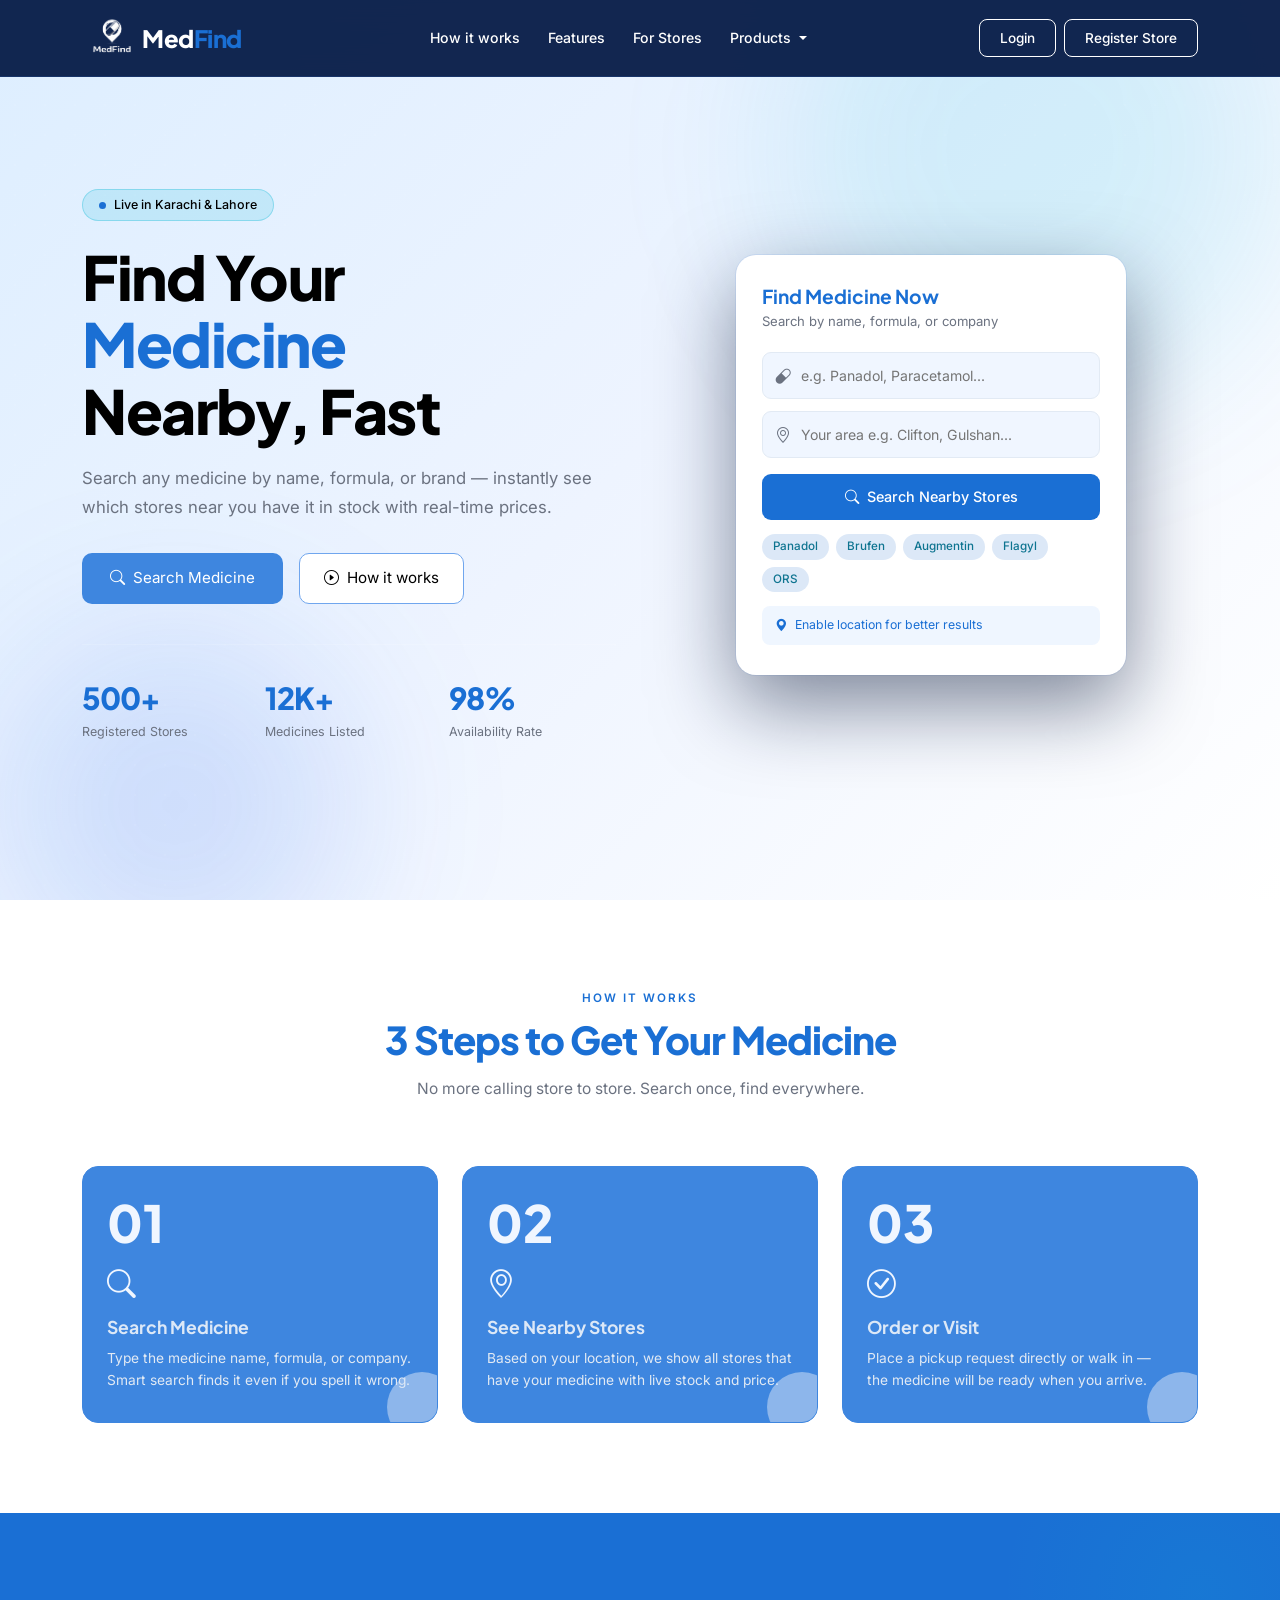
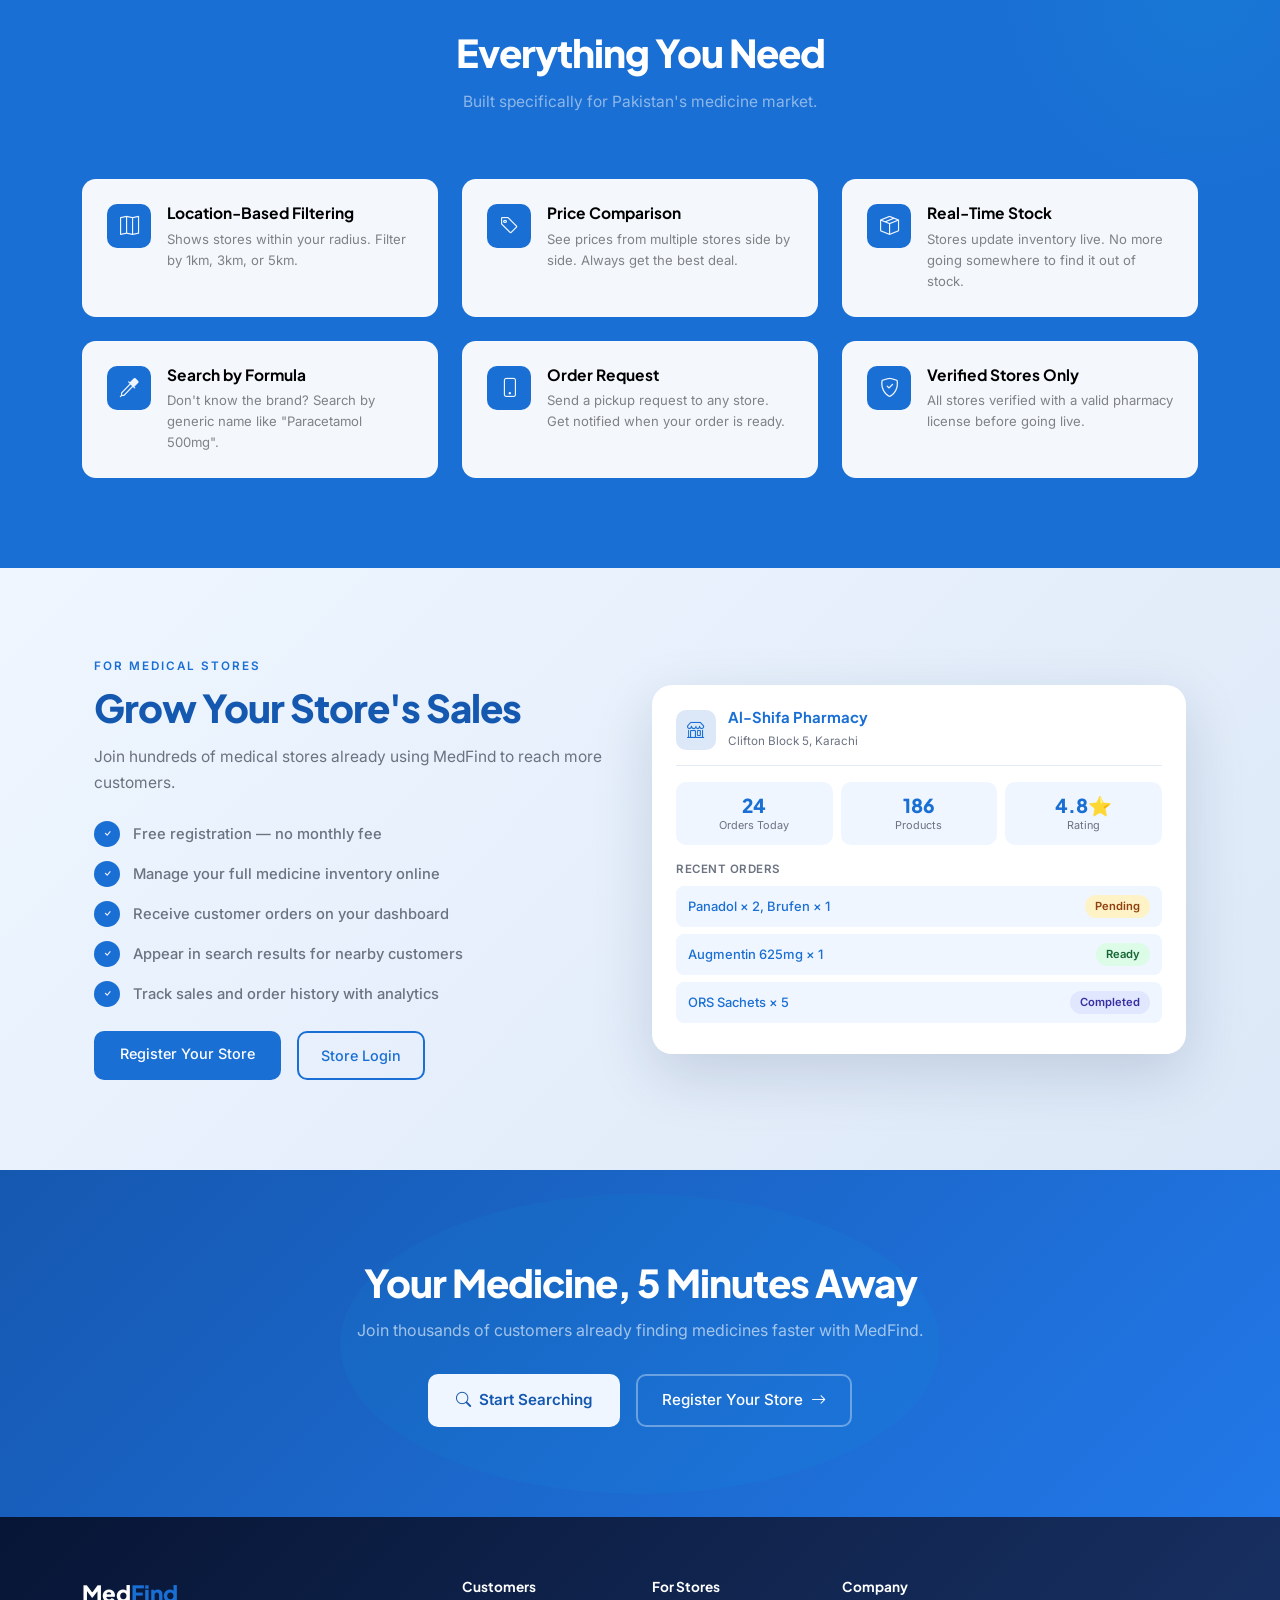
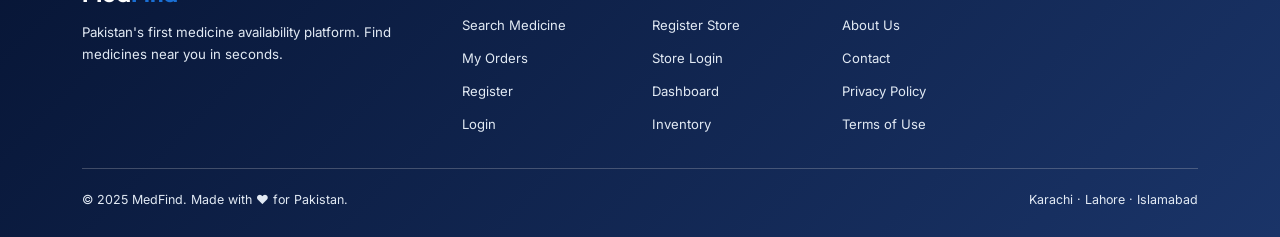
<file: index.html>
<!DOCTYPE html>
<html lang="en">
<head>
<meta charset="UTF-8">
<meta name="viewport" content="width=device-width, initial-scale=1.0">
<title>MedFind — Find Medicines Near You</title>
<link rel="preconnect" href="https://fonts.googleapis.com">
<link href="https://fonts.googleapis.com/css2?family=Plus+Jakarta+Sans:wght@400;500;600;700;800&family=Inter:wght@300;400;500&display=swap" rel="stylesheet">
<link href="https://cdn.jsdelivr.net/npm/bootstrap@5.3.3/dist/css/bootstrap.min.css" rel="stylesheet">
<link href="https://cdn.jsdelivr.net/npm/bootstrap-icons@1.11.3/font/bootstrap-icons.css" rel="stylesheet">
<link rel="icon" type="image/png" href="images\medfind4.png">
<link rel="stylesheet" href="css\style2.css">
</head>
<body>

<!-- NAVBAR -->
<nav class="navbar navbar-expand-lg fixed-top">
  <div class="container">
    <img src="images/medfind4-removebg-preview.png" alt="" style="height: 60px; width: 60px;">
    <a class="navbar-brand" href="index.html">Med<span>Find</span></a>
    <button class="navbar-toggler" type="button" data-bs-toggle="collapse" data-bs-target="#navMenu" aria-controls="navMenu" aria-expanded="false">
      <span class="navbar-toggler-icon"></span>
    </button>
    <div class="collapse navbar-collapse" id="navMenu">
      <ul class="navbar-nav mx-auto mb-2 mb-lg-0">
        <li class="nav-item"><a class="nav-link" href="#how">How it works</a></li>
        <li class="nav-item"><a class="nav-link" href="#features">Features</a></li>
        <li class="nav-item"><a class="nav-link" href="#stores">For Stores</a></li>
        <li class="nav-item dropdown">
          <a class="nav-link dropdown-toggle" href="product.html" id="productsDropdown" role="button" data-bs-toggle="dropdown">
            Products
          </a>
          <ul class="dropdown-menu" style="background-color: rgba(11,31,75,0.97); border: none;">
            <li class="nav-item"><a class="nav-link text-nowrap" href="product.html">Medicines</a></li>
            <li class="nav-item"><a class="nav-link text-nowrap" href="product.html">Medical Equipments</a></li>
            <li class="nav-item"><a class="nav-link text-nowrap" href="product.html">Surgical Equipments</a></li>
          </ul>
        </li>
      </ul>
      <div class="d-flex flex-column flex-lg-row gap-2 mt-3 mt-lg-0">
        <button type="button" class="btn-nav-outline" data-bs-toggle="modal" data-bs-target="#loginModal">Login</button>
        <a href="store-register.html" class="btn-nav-solid">Register Store</a>
      </div>
    </div>
  </div>
</nav>

<!-- HERO -->
<section class="hero-section">
  <div class="hero-glow hero-glow-1"></div>
  <div class="hero-glow hero-glow-2"></div>
  <div class="hero-dots"></div>
  <div class="container position-relative">
    <div class="row align-items-center g-5">
      <div class="col-lg-6 fade-up">
        <div class="hero-badge"><span class="badge-dot"></span> Live in Karachi &amp; Lahore</div>
        <h1 class="hero-title">Find Your<br><em>Medicine</em><br>Nearby, Fast</h1>
        <p class="hero-sub">Search any medicine by name, formula, or brand — instantly see which stores near you have it in stock with real-time prices.</p>
        <div class="d-flex flex-wrap gap-3">
          <a href="product.html" class="btn-hero-primary"><i class="bi bi-search"></i> Search Medicine</a>
          <a href="#how" class="btn-hero-ghost"><i class="bi bi-play-circle"></i> How it works</a>
        </div>
        <div class="hero-stats">
          <div class="row g-3">
            <div class="col-4"><div class="stat-num">500+</div><div class="stat-lbl">Registered Stores</div></div>
            <div class="col-4"><div class="stat-num">12K+</div><div class="stat-lbl">Medicines Listed</div></div>
            <div class="col-4"><div class="stat-num">98%</div><div class="stat-lbl">Availability Rate</div></div>
          </div>
        </div>
      </div>
      <div class="col-lg-6 d-none d-lg-flex justify-content-center fade-up d2">
        <div class="search-card w-100" style="max-width:390px;">
          <h4>Find Medicine Now</h4>
          <p class="sub">Search by name, formula, or company</p>
          <div class="input-wrap">
            <i class="bi bi-capsule"></i>
            <input type="text" id="heroMedInput" placeholder="e.g. Panadol, Paracetamol...">
          </div>
          <div class="input-wrap">
            <i class="bi bi-geo-alt"></i>
            <input type="text" placeholder="Your area e.g. Clifton, Gulshan...">
          </div>
          <a href="search.html"><button class="btn-search"><i class="bi bi-search me-2"></i>Search Nearby Stores</button></a>
          <div class="search-tags">
            <button class="stag">Panadol</button>
            <button class="stag">Brufen</button>
            <button class="stag">Augmentin</button>
            <button class="stag">Flagyl</button>
            <button class="stag">ORS</button>
          </div>
          <div class="loc-note"><i class="bi bi-geo-alt-fill"></i> Enable location for better results</div>
        </div>
      </div>
    </div>
  </div>
</section>

<!-- HOW IT WORKS -->
<section class="section-py bg-white" id="how">
  <div class="container">
    <div class="row justify-content-center mb-5 fade-up">
      <div class="col-lg-6 text-center">
        <span class="section-label">How It Works</span>
        <h2 class="section-title">3 Steps to Get Your Medicine</h2>
        <p class="section-sub">No more calling store to store. Search once, find everywhere.</p>
      </div>
    </div>
    <div class="row g-4">
      <div class="col-md-4 fade-up d1">
        <div class="step-card">
          <div class="step-num">01</div>
          <div class="step-icon"><i class="bi bi-search"></i></div>
          <h5>Search Medicine</h5>
          <p>Type the medicine name, formula, or company. Smart search finds it even if you spell it wrong.</p>
          <div class="step-accent"></div>
        </div>
      </div>
      <div class="col-md-4 fade-up d2">
        <div class="step-card">
          <div class="step-num">02</div>
          <div class="step-icon"><i class="bi bi-geo-alt"></i></div>
          <h5>See Nearby Stores</h5>
          <p>Based on your location, we show all stores that have your medicine with live stock and price.</p>
          <div class="step-accent"></div>
        </div>
      </div>
      <div class="col-md-4 fade-up d3">
        <div class="step-card">
          <div class="step-num">03</div>
          <div class="step-icon"><i class="bi bi-check-circle"></i></div>
          <h5>Order or Visit</h5>
          <p>Place a pickup request directly or walk in — the medicine will be ready when you arrive.</p>
          <div class="step-accent"></div>
        </div>
      </div>
    </div>
  </div>
</section>

<!-- FEATURES -->
<section class="section-py features-section" id="features">
  <div class="container position-relative">
    <div class="row justify-content-center mb-5 fade-up">
      <div class="col-lg-6 text-center">
        <span class="section-label">Features</span>
        <h2 class="section-title" style="color:#fff;">Everything You Need</h2>
        <p class="section-sub" style="color:rgba(255,255,255,0.5);">Built specifically for Pakistan's medicine market.</p>
      </div>
    </div>
    <div class="row g-4 fade-up">
      <div class="col-md-6 col-lg-4">
        <div class="feature-card">
          <div class="feat-icon"><i class="bi bi-map"></i></div>
          <div><h6>Location-Based Filtering</h6><p>Shows stores within your radius. Filter by 1km, 3km, or 5km.</p></div>
        </div>
      </div>
      <div class="col-md-6 col-lg-4">
        <div class="feature-card">
          <div class="feat-icon"><i class="bi bi-tag"></i></div>
          <div><h6>Price Comparison</h6><p>See prices from multiple stores side by side. Always get the best deal.</p></div>
        </div>
      </div>
      <div class="col-md-6 col-lg-4">
        <div class="feature-card">
          <div class="feat-icon"><i class="bi bi-box-seam"></i></div>
          <div><h6>Real-Time Stock</h6><p>Stores update inventory live. No more going somewhere to find it out of stock.</p></div>
        </div>
      </div>
      <div class="col-md-6 col-lg-4">
        <div class="feature-card">
          <div class="feat-icon"><i class="bi bi-eyedropper"></i></div>
          <div><h6>Search by Formula</h6><p>Don't know the brand? Search by generic name like "Paracetamol 500mg".</p></div>
        </div>
      </div>
      <div class="col-md-6 col-lg-4">
        <div class="feature-card">
          <div class="feat-icon"><i class="bi bi-phone"></i></div>
          <div><h6>Order Request</h6><p>Send a pickup request to any store. Get notified when your order is ready.</p></div>
        </div>
      </div>
      <div class="col-md-6 col-lg-4">
        <div class="feature-card">
          <div class="feat-icon"><i class="bi bi-shield-check"></i></div>
          <div><h6>Verified Stores Only</h6><p>All stores verified with a valid pharmacy license before going live.</p></div>
        </div>
      </div>
    </div>
  </div>
</section>

<!-- FOR STORES -->
<section class="section-py stores-section" id="stores">
  <div class="container">
    <div class="row align-items-center g-4" style="margin-left:0; margin-right:0">
      <div class="col-lg-6 fade-up">
        <span class="section-label" style="color:var(--navy);">For Medical Stores</span>
        <h2 class="section-title" style="color:var(--navy-d);">Grow Your Store's Sales</h2>
        <p class="section-sub mb-4" style="color:var(--mid);">Join hundreds of medical stores already using MedFind to reach more customers.</p>
        <div class="benefit-item"><span class="benefit-check"><i class="bi bi-check"></i></span> Free registration — no monthly fee</div>
        <div class="benefit-item"><span class="benefit-check"><i class="bi bi-check"></i></span> Manage your full medicine inventory online</div>
        <div class="benefit-item"><span class="benefit-check"><i class="bi bi-check"></i></span> Receive customer orders on your dashboard</div>
        <div class="benefit-item"><span class="benefit-check"><i class="bi bi-check"></i></span> Appear in search results for nearby customers</div>
        <div class="benefit-item"><span class="benefit-check"><i class="bi bi-check"></i></span> Track sales and order history with analytics</div>
        <div class="d-flex flex-wrap gap-3 mt-4">
          <a href="store-register.html" class="btn-store-solid">Register Your Store</a>
          <a href="store-login.html" class="btn-store-outline">Store Login</a>
        </div>
      </div>
      <div class="col-lg-6 fade-up d2">
        <div class="store-mockup">
          <div class="mockup-header">
            <div class="mockup-avatar"><i class="bi bi-shop"></i></div>
            <div>
              <h6>Al-Shifa Pharmacy</h6>
              <small style="color:var(--mid);font-size:0.73rem;">Clifton Block 5, Karachi</small>
            </div>
          </div>
          <div class="row g-2 mb-3">
            <div class="col-4"><div class="mstat"><h5>24</h5><div style="font-size:0.68rem;color:var(--mid);">Orders Today</div></div></div>
            <div class="col-4"><div class="mstat"><h5>186</h5><div style="font-size:0.68rem;color:var(--mid);">Products</div></div></div>
            <div class="col-4"><div class="mstat"><h5>4.8⭐</h5><div style="font-size:0.68rem;color:var(--mid);">Rating</div></div></div>
          </div>
          <p style="font-size:0.72rem;color:var(--mid);margin-bottom:8px;font-weight:600;text-transform:uppercase;letter-spacing:0.5px;">Recent Orders</p>
          <div class="order-row"><span>Panadol × 2, Brufen × 1</span><span class="bp">Pending</span></div>
          <div class="order-row"><span>Augmentin 625mg × 1</span><span class="br">Ready</span></div>
          <div class="order-row"><span>ORS Sachets × 5</span><span class="bd">Completed</span></div>
        </div>
      </div>
    </div>
  </div>
</section>

<!-- CTA -->
<section class="cta-section text-center">
  <div class="container position-relative fade-up">
    <h2>Your Medicine, 5 Minutes Away</h2>
    <p>Join thousands of customers already finding medicines faster with MedFind.</p>
    <div class="d-flex gap-3 justify-content-center flex-wrap">
      <a href="product.html" class="btn-cta-cyan"><i class="bi bi-search"></i> Start Searching</a>
      <a href="store-register.html" class="btn-cta-ghost">Register Your Store <i class="bi bi-arrow-right"></i></a>
    </div>
  </div>
</section>

<!-- FOOTER -->
<footer>
  <div class="container">
    <div class="row g-4 mb-4">
      <div class="col-lg-4 col-md-12">
        <div class="footer-brand">Med<span style="color: var(--cyan);">Find</span></div>
        <p class="footer-desc">Pakistan's first medicine availability platform. Find medicines near you in seconds.</p>
      </div>
      <div class="col-lg-2 col-md-4 col-6">
        <div class="footer-title">Customers</div>
        <ul class="footer-links">
          <li><a href="search.html">Search Medicine</a></li>
          <li><a href="my-orders.html">My Orders</a></li>
          <li><a href="register.html">Register</a></li>
          <li><a href="login.html">Login</a></li>
        </ul>
      </div>
      <div class="col-lg-2 col-md-4 col-6">
        <div class="footer-title">For Stores</div>
        <ul class="footer-links">
          <li><a href="store-register.html">Register Store</a></li>
          <li><a href="store-login.html">Store Login</a></li>
          <li><a href="dashboard.html">Dashboard</a></li>
          <li><a href="inventory.html">Inventory</a></li>
        </ul>
      </div>
      <div class="col-lg-2 col-md-4 col-6">
        <div class="footer-title">Company</div>
        <ul class="footer-links">
          <li><a href="#">About Us</a></li>
          <li><a href="#">Contact</a></li>
          <li><a href="#">Privacy Policy</a></li>
          <li><a href="#">Terms of Use</a></li>
        </ul>
      </div>
    </div>
    <hr style="border-color:rgb(223, 218, 218);margin:0 0 22px;">
    <div class="row">
      <div class="col-md-6"><p class="footer-copy">© 2025 MedFind. Made with ❤️ for Pakistan.</p></div>
      <div class="col-md-6 text-md-end"><p class="footer-copy">Karachi · Lahore · Islamabad</p></div>
    </div>
  </div>
</footer>

<!-- ══════════════════════════════════════════
     LOGIN MODAL
══════════════════════════════════════════ -->
<div class="modal fade" id="loginModal" tabindex="-1" aria-labelledby="loginModalLabel" aria-hidden="true">
  <div class="modal-dialog modal-lg modal-dialog-centered">
    <div class="modal-content">
      <div class="row g-0">

        <!-- Left decorative panel -->
        <div class="col-md-5 modal-left">
          <div class="modal-left-brand">Med<span>Find</span></div>
          <h3>Welcome<br>Back 👋</h3>
          <p>Login to your account to search medicines, track orders, and more.</p>
          <div class="modal-feature">
            <div class="modal-feature-icon"><i class="bi bi-search"></i></div>
            <span>Search medicines near you</span>
          </div>
          <div class="modal-feature">
            <div class="modal-feature-icon"><i class="bi bi-geo-alt"></i></div>
            <span>Find nearest stores instantly</span>
          </div>
          <div class="modal-feature">
            <div class="modal-feature-icon"><i class="bi bi-bag-check"></i></div>
            <span>Track your orders live</span>
          </div>
        </div>

        <!-- Right: Login Form -->
        <div class="col-md-7 modal-right position-relative">
          <!-- Close button -->
          <button type="button" class="btn-close position-absolute" style="top:20px;right:20px;opacity:0.4;" data-bs-dismiss="modal" aria-label="Close"></button>

          <h4 id="loginModalLabel">Login to Account</h4>
          <p class="sub">Enter your credentials to continue</p>

          <!-- Alert box -->
          <div class="login-alert success" id="loginSuccess">
            <i class="bi bi-check-circle-fill"></i>
            <span>Login successful! Redirecting...</span>
          </div>
          <div class="login-alert error" id="loginError">
            <i class="bi bi-exclamation-circle-fill"></i>
            <span id="loginErrorMsg">Invalid email or password.</span>
          </div>

          <!-- Form -->
          <form id="loginForm" novalidate autocomplete="off">

            <!-- Email -->
            <label class="form-label-custom">Email Address</label>
            <div class="input-group-custom">
              <i class="bi bi-envelope input-icon"></i>
              <input type="email" class="form-input" id="loginEmail" placeholder="yourname@email.com" autocomplete="email">
            </div>
            <div class="field-error" id="emailError">Please enter a valid email address.</div>

            <!-- Password -->
            <label class="form-label-custom">Password</label>
            <div class="input-group-custom">
              <i class="bi bi-lock input-icon"></i>
              <input type="password" class="form-input" id="loginPassword" placeholder="Enter your password" autocomplete="current-password">
              <button type="button" class="toggle-pass" id="togglePass" tabindex="-1">
                <i class="bi bi-eye" id="togglePassIcon"></i>
              </button>
            </div>
            <div class="field-error" id="passError">Password must be at least 6 characters.</div>

            <!-- Options -->
            <div class="form-options">
              <label class="remember-wrap">
                <input type="checkbox" id="rememberMe"> Remember me
              </label>
              <a href="#" class="forgot-link">Forgot password?</a>
            </div>

            <!-- Submit -->
            <button type="submit" class="btn-login-submit" id="loginBtn">
              <span id="loginBtnText"><i class="bi bi-box-arrow-in-right me-1"></i> Login</span>
              <div class="spinner d-none" id="loginSpinner"></div>
            </button>

          </form>

          <div class="divider-text">or</div>

          <div class="signup-prompt">
            Don't have an account?
            <a class="signup-link" id="goToSignup" href="Customer_Register.html">Create one free →</a>
          </div>
        </div>

      </div>
    </div>
  </div>
</div>

<script src="https://cdn.jsdelivr.net/npm/bootstrap@5.3.3/dist/js/bootstrap.bundle.min.js"></script>
<script>
  const obs = new IntersectionObserver((entries) => {
    entries.forEach(e => { if (e.isIntersecting) e.target.classList.add('visible'); });
  }, { threshold: 0.1 });
  document.querySelectorAll('.fade-up').forEach(el => obs.observe(el));

  document.querySelectorAll('.stag').forEach(tag => {
    tag.addEventListener('click', () => {
      document.getElementById('heroMedInput').value = tag.textContent.trim();
    });
  });

  /* ══════════════════════════════
     LOGIN MODAL JS
  ══════════════════════════════ */

  const loginEmail    = document.getElementById('loginEmail');
  const loginPassword = document.getElementById('loginPassword');
  const emailError    = document.getElementById('emailError');
  const passError     = document.getElementById('passError');
  const loginBtn      = document.getElementById('loginBtn');
  const loginBtnText  = document.getElementById('loginBtnText');
  const loginSpinner  = document.getElementById('loginSpinner');
  const loginSuccess  = document.getElementById('loginSuccess');
  const loginErrorBox = document.getElementById('loginError');
  const loginErrorMsg = document.getElementById('loginErrorMsg');
  const togglePass    = document.getElementById('togglePass');
  const togglePassIcon= document.getElementById('togglePassIcon');

  /* ── Helpers ── */
  function isValidEmail(v) { return /^[^\s@]+@[^\s@]+\.[^\s@]+$/.test(v.trim()); }
  function showError(input, errEl) { input.classList.add('is-error'); input.classList.remove('is-valid'); errEl.classList.add('show'); }
  function clearError(input, errEl) { input.classList.remove('is-error'); errEl.classList.remove('show'); }
  function setValid(input) { input.classList.remove('is-error'); input.classList.add('is-valid'); }
  function hideAlerts() { loginSuccess.classList.remove('show'); loginErrorBox.classList.remove('show'); }

  /* ── Real-time validation ── */
  loginEmail.addEventListener('input', () => {
    hideAlerts();
    if (loginEmail.value && !isValidEmail(loginEmail.value)) {
      showError(loginEmail, emailError);
    } else if (loginEmail.value) {
      clearError(loginEmail, emailError);
      setValid(loginEmail);
    } else {
      clearError(loginEmail, emailError);
      loginEmail.classList.remove('is-valid');
    }
  });

  loginPassword.addEventListener('input', () => {
    hideAlerts();
    if (loginPassword.value && loginPassword.value.length < 6) {
      showError(loginPassword, passError);
    } else if (loginPassword.value) {
      clearError(loginPassword, passError);
      setValid(loginPassword);
    } else {
      clearError(loginPassword, passError);
      loginPassword.classList.remove('is-valid');
    }
  });

  /* ── Toggle password visibility ── */
  togglePass.addEventListener('click', () => {
    const isHidden = loginPassword.type === 'password';
    loginPassword.type = isHidden ? 'text' : 'password';
    togglePassIcon.className = isHidden ? 'bi bi-eye-slash' : 'bi bi-eye';
  });

  /* ── Reset modal on close ── */
  document.getElementById('loginModal').addEventListener('hidden.bs.modal', () => {
    loginEmail.value = '';
    loginPassword.value = '';
    loginEmail.className = 'form-input';
    loginPassword.className = 'form-input';
    loginPassword.type = 'password';
    togglePassIcon.className = 'bi bi-eye';
    emailError.classList.remove('show');
    passError.classList.remove('show');
    hideAlerts();
    loginBtn.disabled = false;
    loginBtnText.classList.remove('d-none');
    loginSpinner.classList.add('d-none');
  });

  /* ── Form submit ── */
  document.getElementById('loginForm').addEventListener('submit', async function(e) {
    e.preventDefault();
    hideAlerts();

    let valid = true;
    const email = loginEmail.value.trim();
    const pass  = loginPassword.value;

    if (!email || !isValidEmail(email)) { showError(loginEmail, emailError); valid = false; }
    else setValid(loginEmail);

    if (!pass || pass.length < 6) { showError(loginPassword, passError); valid = false; }
    else setValid(loginPassword);

    if (!valid) return;

    /* Show loading */
    loginBtn.disabled = true;
    loginBtnText.classList.add('d-none');
    loginSpinner.classList.remove('d-none');

    /* ── Simulate API call (replace with real PHP AJAX later) ── */
    await new Promise(r => setTimeout(r, 1500));

    /* Demo: test user check */
    const DEMO_USERS = [
      { email: 'customer@test.com', password: 'test123', name: 'Ahmed Ali', role: 'customer' },
      { email: 'user@medimatch.com', password: 'medimatch', name: 'Sara Khan', role: 'customer' },
    ];

    const found = DEMO_USERS.find(u => u.email === email && u.password === pass);

    if (found) {
      /* Save session */
      sessionStorage.setItem('mm_user', JSON.stringify({ name: found.name, email: found.email, role: found.role }));
      loginSuccess.classList.add('show');
      loginBtn.disabled = false;
      loginBtnText.classList.remove('d-none');
      loginSpinner.classList.add('d-none');
      /* Redirect after 1.2s */
      setTimeout(() => {
        window.location.href = 'customer_portal.html';
      }, 1200);
    } else {
      /* Wrong credentials */
      loginErrorMsg.textContent = 'Invalid email or password. Try: customer@test.com / test123';
      loginErrorBox.classList.add('show');
      loginBtn.disabled = false;
      loginBtnText.classList.remove('d-none');
      loginSpinner.classList.add('d-none');
      showError(loginEmail, { classList: { add: ()=>{}, remove: ()=>{} } });
      loginEmail.classList.add('is-error');
      loginPassword.classList.add('is-error');
    }
  });

  /* ── Signup link (for future) 
  document.getElementById('goToSignup').addEventListener('click', (e) => {
    e.preventDefault();
    alert('Registration coming soon! 🚀');
  });── */
</script>
</body>
</html>
</file>
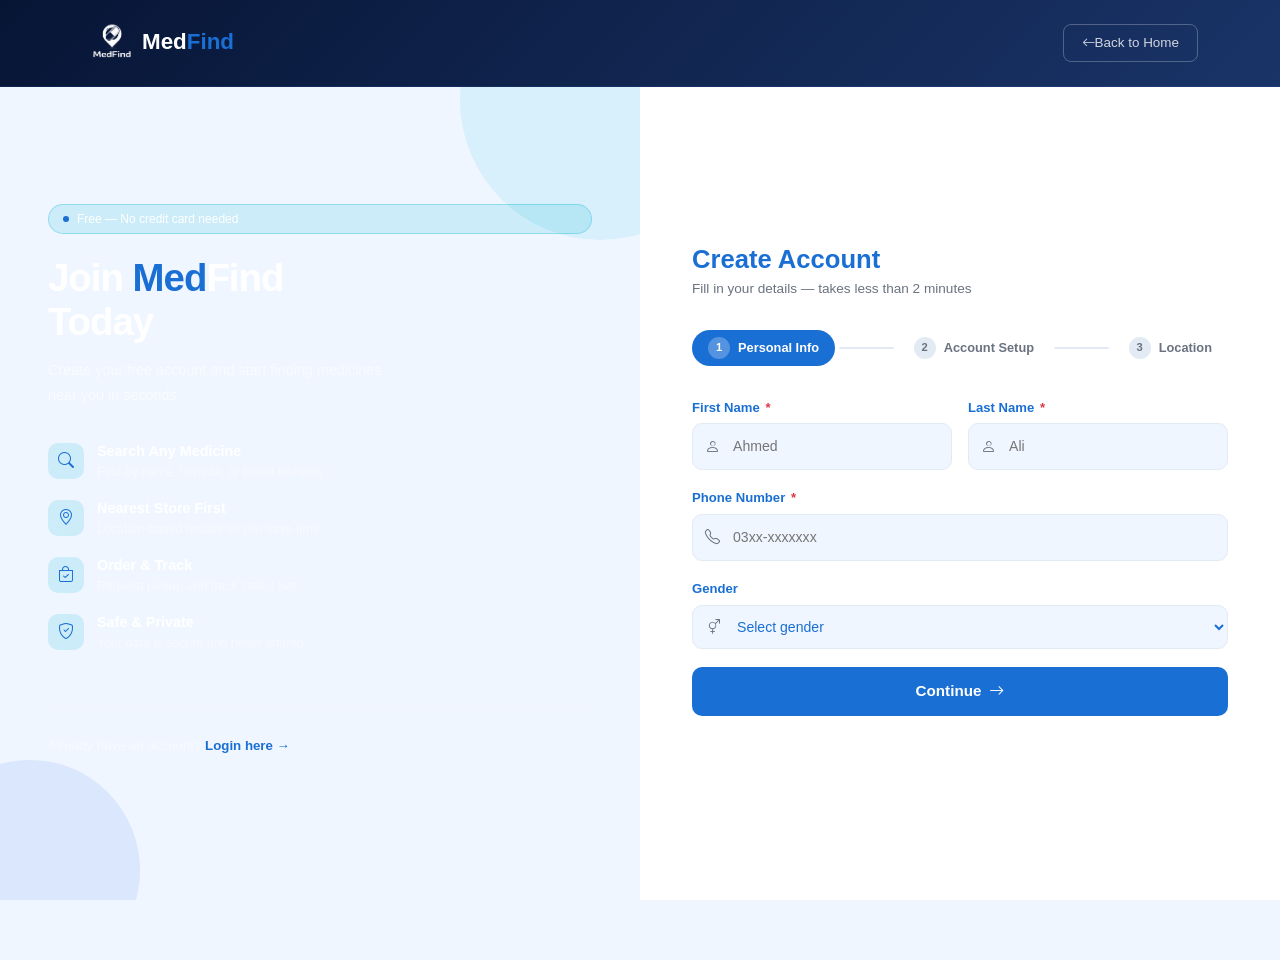
<file: Customer_Register.html>
<!DOCTYPE html>
<html lang="en">
<head>
<meta charset="UTF-8">
<meta name="viewport" content="width=device-width, initial-scale=1.0">
<title>MedFind — Create Account</title>
<link rel="preconnect" href="https://fonts.googleapis.com">
<link href="https://fonts.googleapis.com/css2?family=Syne:wght@400;600;700;800&family=DM+Sans:wght@300;400;500&display=swap" rel="stylesheet">
<link href="https://cdn.jsdelivr.net/npm/bootstrap@5.3.3/dist/css/bootstrap.min.css" rel="stylesheet">
<link href="https://cdn.jsdelivr.net/npm/bootstrap-icons@1.11.3/font/bootstrap-icons.css" rel="stylesheet">
<style>
  :root {
    --navy:    #1a6fd4;
  --navy-d:    #1558b0;
  --navy-m:    #2278e8;
  --blue-l:    #1a6fd4;
  --blue-b:    #2278e8;
  --cyan:      #1a6fd4;
  --cyan-l:    #dce8f7;
  --cream:     #f0f6ff;
  --white:     #ffffff;
  --mid:       #6B7280;
  --light:     #e2eaf4;
  --success:   #198754;
  --danger:    #dc3545;
  --font-head: 'Plus Jakarta Sans', sans-serif;
  --font-body: 'Inter', sans-serif;
  }
  *, *::before, *::after { margin:0; padding:0; box-sizing:border-box; }
  html { scroll-behavior:smooth; }
  body { font-family:var(--font-body); background:var(--cream); color:var(--navy); min-height:100vh; }

  /* ── NAVBAR ── */
  .navbar { background:linear-gradient(135deg, #071535, #1A3468); backdrop-filter:blur(14px); border-bottom:1px solid rgba(59,130,246,0.15);}
  .navbar-brand { font-family:var(--font-head); font-size:1.4rem; font-weight:800; color:#fff !important; }
  .navbar-brand span { color:var(--cyan); }
  .btn-back { padding:8px 18px; border-radius:8px; border:1.5px solid rgba(255,255,255,0.25); color:rgba(255,255,255,0.8); background:transparent; font-size:0.84rem; font-weight:500; text-decoration:none; transition:all 0.2s; display:inline-flex; align-items:center; gap:0px; }
  .btn-back:hover { background:rgba(255,255,255,0.1); color:#fff; }

  /* ── PAGE LAYOUT ── */
  .page-wrap {
    min-height: calc(100vh - 60px);
    display: grid;
    grid-template-columns: 1fr 1fr;
  }

  /* ── LEFT PANEL ── */
  .left-panel {
    background: linear-gradient( rgba(11,31,75,0.97));
    padding: 60px 48px;
    display: flex; flex-direction: column; justify-content: center;
    position: relative; overflow: hidden;
  }
  .left-panel::before { content:''; position:absolute; top:-100px; right:-100px; width:280px; height:280px; border-radius:50%; background:rgba(6,182,212,0.1); }
  .left-panel::after  { content:''; position:absolute; bottom:-80px; left:-80px;  width:220px; height:220px; border-radius:50%; background:rgba(37,99,235,0.1); }
  .left-dots { position:absolute; inset:0; background-image:radial-gradient(circle, rgba(255,255,255,0.05) 1px, transparent 1px); background-size:28px 28px; }

  .left-badge { display:inline-flex; align-items:center; gap:8px; padding:5px 14px; border-radius:999px; background:rgba(6,182,212,0.15); border:1px solid rgba(6,182,212,0.3); color:var(--cyan); font-size:0.75rem; font-weight:500; margin-bottom:22px; position:relative; z-index:1; }
  .left-badge-dot { width:6px; height:6px; border-radius:50%; background:var(--cyan); animation:pulse 2s infinite; }
  @keyframes pulse { 0%,100%{opacity:1;transform:scale(1)} 50%{opacity:.5;transform:scale(1.5)} }

  .left-title { font-family:var(--font-head); font-size:clamp(1.8rem,3vw,2.6rem); font-weight:800; color:#fff; line-height:1.15; letter-spacing:-1px; margin-bottom:14px; position:relative; z-index:1; }
  .left-title em { font-style:normal; color:var(--cyan); }
  .left-sub { font-size:0.9rem; color:rgba(255,255,255,0.55); line-height:1.7; margin-bottom:36px; position:relative; z-index:1; max-width:340px; }

  .perk-item { display:flex; align-items:flex-start; gap:13px; margin-bottom:18px; position:relative; z-index:1; }
  .perk-icon { width:36px; height:36px; border-radius:10px; background:rgba(6,182,212,0.15); display:flex; align-items:center; justify-content:center; color:var(--cyan); font-size:1rem; flex-shrink:0; }
  .perk-text h6 { font-family:var(--font-head); font-size:0.9rem; font-weight:700; color:#fff; margin-bottom:3px; }
  .perk-text p  { font-size:0.78rem; color:rgba(255,255,255,0.45); margin:0; line-height:1.5; }

  .left-already { margin-top:36px; padding-top:28px; border-top:1px solid rgba(255,255,255,0.1); font-size:0.83rem; color:rgba(255,255,255,0.45); position:relative; z-index:1; }
  .left-already a { color:var(--cyan); font-weight:600; text-decoration:none; }
  .left-already a:hover { text-decoration:underline; }

  /* ── RIGHT PANEL (FORM) ── */
  .right-panel { padding:50px 52px; display:flex; flex-direction:column; justify-content:center; background:var(--white); }
  .form-heading { font-family:var(--font-head); font-size:1.6rem; font-weight:800; color:var(--navy); margin-bottom:4px; }
  .form-sub { font-size:0.85rem; color:var(--mid); margin-bottom:30px; }

  /* Steps indicator */
  .steps-nav { display:flex; align-items:center; gap:0; margin-bottom:32px; }
  .step-pill { display:flex; align-items:center; gap:8px; padding:7px 16px; border-radius:999px; font-size:0.8rem; font-weight:600; cursor:pointer; transition:all 0.25s; border:none; background:transparent; }
  .step-pill.active { background:var(--navy); color:#fff; }
  .step-pill.done   { background:var(--cyan-l); color:#0E7490; }
  .step-pill.inactive { color:var(--mid); }
  .step-pill .step-num-badge { width:22px; height:22px; border-radius:50%; display:flex; align-items:center; justify-content:center; font-size:0.7rem; }
  .step-pill.active   .step-num-badge { background:rgba(255,255,255,0.25); }
  .step-pill.done     .step-num-badge { background:rgba(6,182,212,0.3); }
  .step-pill.inactive .step-num-badge { background:var(--light); }
  .step-connector { flex:1; height:2px; background:var(--light); border-radius:999px; margin:0 4px; }
  .step-connector.done { background:var(--cyan); }

  /* Form fields */
  .field-wrap { margin-bottom:18px; }
  .field-label { font-size:0.82rem; font-weight:600; color:var(--navy); margin-bottom:6px; display:block; }
  .field-label span { color:var(--danger); margin-left:2px; }
  .input-box { position:relative; }
  .input-box .fi { position:absolute; left:13px; top:50%; transform:translateY(-50%); color:var(--mid); font-size:0.95rem; pointer-events:none; z-index:1; }
  .input-box .toggle-vis { position:absolute; right:12px; top:50%; transform:translateY(-50%); background:none; border:none; color:var(--mid); cursor:pointer; font-size:0.95rem; padding:0; }
  .input-box .toggle-vis:hover { color:var(--navy); }
  .f-input {
    width:100%; padding:12px 14px 12px 40px;
    border:1.5px solid var(--light); border-radius:10px;
    font-family:var(--font-body); font-size:0.88rem;
    background:var(--cream); color:var(--navy);
    outline:none; transition:all 0.2s;
  }
  .f-input:focus { border-color:var(--blue-b); background:#fff; box-shadow:0 0 0 3px rgba(59,130,246,0.1); }
  .f-input.err  { border-color:var(--danger); background:#FFF5F5; }
  .f-input.err:focus { box-shadow:0 0 0 3px rgba(239,68,68,0.1); }
  .f-input.ok   { border-color:var(--success); }
  .f-input.ok:focus { box-shadow:0 0 0 3px rgba(34,197,94,0.1); }
  .f-input.no-icon { padding-left:14px; }

  .ferr { font-size:0.74rem; color:var(--danger); margin-top:5px; display:none; }
  .ferr.show { display:block; }
  .fhint { font-size:0.74rem; color:var(--mid); margin-top:5px; }

  /* Password strength */
  .strength-wrap { margin-top:8px; }
  .strength-bars { display:flex; gap:4px; margin-bottom:5px; }
  .sbar { height:3px; border-radius:999px; flex:1; background:var(--light); transition:background 0.3s; }
  .strength-lbl { font-size:0.72rem; }

  /* Terms */
  .terms-wrap { display:flex; align-items:flex-start; gap:10px; font-size:0.82rem; color:var(--mid); margin-bottom:22px; }
  .terms-wrap input[type=checkbox] { accent-color:var(--navy); width:16px; height:16px; cursor:pointer; margin-top:2px; flex-shrink:0; }
  .terms-wrap a { color:var(--blue-l); text-decoration:none; font-weight:500; }
  .terms-wrap a:hover { text-decoration:underline; }
  .ferr-terms { font-size:0.74rem; color:var(--danger); margin-top:-14px; margin-bottom:14px; display:none; }
  .ferr-terms.show { display:block; }

  /* Submit btn */
  .btn-register {
    width:100%; padding:13px;
    background:var(--navy); color:#fff;
    border:none; border-radius:10px;
    font-family:var(--font-body); font-size:0.95rem; font-weight:600;
    cursor:pointer; transition:all 0.2s;
    display:flex; align-items:center; justify-content:center; gap:8px;
  }
  .btn-register:hover { background:var(--navy-m); transform:translateY(-1px); }
  .btn-register:disabled { opacity:0.7; cursor:not-allowed; transform:none; }
  .btn-next {
    width:100%; padding:13px;
    background:var(--navy); color:#fff;
    border:none; border-radius:10px;
    font-family:var(--font-body); font-size:0.95rem; font-weight:600;
    cursor:pointer; transition:all 0.2s;
    display:flex; align-items:center; justify-content:center; gap:8px;
  }
  .btn-next:hover { background:var(--navy-m); transform:translateY(-1px); }
  .btn-prev {
    width:100%; padding:13px;
    background:transparent; color:var(--navy);
    border:2px solid var(--light); border-radius:10px;
    font-family:var(--font-body); font-size:0.95rem; font-weight:500;
    cursor:pointer; transition:all 0.2s;
  }
  .btn-prev:hover { border-color:var(--navy); }

  /* Alert */
  .reg-alert { padding:12px 16px; border-radius:10px; font-size:0.83rem; margin-bottom:18px; display:none; align-items:center; gap:10px; }
  .reg-alert.show { display:flex; }
  .reg-alert.success { background:#F0FDF4; color:#166534; border:1px solid #BBF7D0; }
  .reg-alert.error   { background:#FFF5F5; color:#991B1B; border:1px solid #FECACA; }

  /* Spinner */
  .spinner { width:18px; height:18px; border:2px solid rgba(255,255,255,0.3); border-top-color:#fff; border-radius:50%; animation:spin 0.7s linear infinite; }
  @keyframes spin { to { transform:rotate(360deg); } }

  /* Success screen */
  .success-screen { display:none; flex-direction:column; align-items:center; justify-content:center; text-align:center; padding:20px 0; }
  .success-screen.show { display:flex; }
  .success-icon { width:80px; height:80px; border-radius:50%; background:linear-gradient(135deg, var(--cyan-l), #A5F3FC); display:flex; align-items:center; justify-content:center; font-size:2.2rem; margin-bottom:20px; animation:popIn 0.5s cubic-bezier(0.34,1.56,0.64,1); }
  @keyframes popIn { 0%{transform:scale(0)} 100%{transform:scale(1)} }
  .success-screen h3 { font-family:var(--font-head); font-size:1.6rem; font-weight:800; color:var(--navy); margin-bottom:8px; }
  .success-screen p  { font-size:0.9rem; color:var(--mid); margin-bottom:28px; max-width:300px; }
  .btn-go-login { padding:13px 36px; border-radius:10px; background:var(--navy); color:#fff; font-family:var(--font-body); font-size:0.95rem; font-weight:600; text-decoration:none; display:inline-flex; align-items:center; gap:8px; transition:all 0.2s; border:none; cursor:pointer; }
  .btn-go-login:hover { background:var(--navy-m); color:#fff; }

  /* Responsive */
  @media (max-width:991px) {
    .page-wrap { grid-template-columns:1fr; }
    .left-panel { padding:40px 28px; min-height:auto; }
    .right-panel { padding:36px 24px; }
  }
  @media (max-width:575px) {
    .right-panel { padding:28px 16px; }
    .step-pill span.d-sm-none { display:none !important; }
  }
</style>
</head>
<body>

<!-- NAVBAR -->
<nav class="navbar navbar-expand-lg fixed-top">
  <div class="container">
    <a class="navbar-brand" href="index.html"> <img src="images\medfind4-removebg-preview.png" alt="" style="height: 60px; width: 60px;">Med<span>Find</span></a>
    <a href="index.html" class="btn-back"><i class="bi bi-arrow-left"></i> Back to Home</a>
  </div>
</nav>

<!-- PAGE WRAP -->
<div class="page-wrap" style="margin-top:60px;">

  <!-- LEFT PANEL -->
  <div class="left-panel">
    <div class="left-dots"></div>
    <div class="left-badge" style="color: white;"><span class="left-badge-dot"></span> Free — No credit card needed</div>
    <h2 class="left-title">Join <em>Med<span style="color: white;">Find</span></em><br>Today</h2>
    <p class="left-sub">Create your free account and start finding medicines near you in seconds.</p>

    <div class="perk-item">
      <div class="perk-icon"><i class="bi bi-search"></i></div>
      <div class="perk-text">
        <h6>Search Any Medicine</h6>
        <p>Find by name, formula, or brand instantly.</p>
      </div>
    </div>
    <div class="perk-item">
      <div class="perk-icon"><i class="bi bi-geo-alt"></i></div>
      <div class="perk-text">
        <h6>Nearest Store First</h6>
        <p>Location-based results so you save time.</p>
      </div>
    </div>
    <div class="perk-item">
      <div class="perk-icon"><i class="bi bi-bag-check"></i></div>
      <div class="perk-text">
        <h6>Order & Track</h6>
        <p>Request pickup and track status live.</p>
      </div>
    </div>
    <div class="perk-item">
      <div class="perk-icon"><i class="bi bi-shield-check"></i></div>
      <div class="perk-text">
        <h6>Safe & Private</h6>
        <p>Your data is secure and never shared.</p>
      </div>
    </div>

    <div class="left-already">
      Already have an account?
      <a href="index.html" id="goLogin">Login here →</a>
    </div>
  </div>

  <!-- RIGHT PANEL -->
  <div class="right-panel">

    <!-- SUCCESS SCREEN (hidden initially) -->
    <div class="success-screen" id="successScreen">
      <div class="success-icon">🎉</div>
      <h3>Account Created!</h3>
      <p>Welcome to MediMatch! Your account is ready. Login to start searching medicines.</p>
      <button class="btn-go-login" id="goLoginAfterReg" ><i class="bi bi-box-arrow-in-right"></i> Go to Login</button>
    </div>

    <!-- FORM WRAPPER -->
    <div id="formWrapper">
      <h2 class="form-heading">Create Account</h2>
      <p class="form-sub">Fill in your details — takes less than 2 minutes</p>

      <!-- Steps indicator -->
      <div class="steps-nav">
        <button class="step-pill active" id="pill1" type="button">
          <span class="step-num-badge">1</span>
          <span>Personal Info</span>
        </button>
        <div class="step-connector" id="conn1"></div>
        <button class="step-pill inactive" id="pill2" type="button">
          <span class="step-num-badge">2</span>
          <span>Account Setup</span>
        </button>
        <div class="step-connector" id="conn2"></div>
        <button class="step-pill inactive" id="pill3" type="button">
          <span class="step-num-badge">3</span>
          <span>Location</span>
        </button>
      </div>

      <!-- Alert -->
      <div class="reg-alert error" id="regAlert">
        <i class="bi bi-exclamation-circle-fill"></i>
        <span id="regAlertMsg">Please fix the errors above.</span>
      </div>

      <form id="regForm" novalidate autocomplete="off">

        <!-- ═══════ STEP 1: Personal Info ═══════ -->
        <div id="step1">
          <div class="row g-3">
            <div class="col-sm-6">
              <div class="field-wrap">
                <label class="field-label">First Name <span>*</span></label>
                <div class="input-box">
                  <i class="bi bi-person fi"></i>
                  <input type="text" class="f-input" id="firstName" placeholder="Ahmed">
                </div>
                <div class="ferr" id="firstNameErr">Please enter your first name.</div>
              </div>
            </div>
            <div class="col-sm-6">
              <div class="field-wrap">
                <label class="field-label">Last Name <span>*</span></label>
                <div class="input-box">
                  <i class="bi bi-person fi"></i>
                  <input type="text" class="f-input" id="lastName" placeholder="Ali">
                </div>
                <div class="ferr" id="lastNameErr">Please enter your last name.</div>
              </div>
            </div>
          </div>

          <div class="field-wrap">
            <label class="field-label">Phone Number <span>*</span></label>
            <div class="input-box">
              <i class="bi bi-telephone fi"></i>
              <input type="tel" class="f-input" id="phone" placeholder="03xx-xxxxxxx" maxlength="12">
            </div>
            <div class="ferr" id="phoneErr">Enter a valid Pakistani number (e.g. 03001234567).</div>
          </div>

          <div class="field-wrap">
            <label class="field-label">Gender</label>
            <div class="input-box">
              <i class="bi bi-gender-ambiguous fi"></i>
              <select class="f-input" id="gender">
                <option value="">Select gender</option>
                <option>Male</option>
                <option>Female</option>
                <option>Prefer not to say</option>
              </select>
            </div>
          </div>

          <button type="button" class="btn-next" id="nextBtn1">
            Continue <i class="bi bi-arrow-right"></i>
          </button>
        </div>

        <!-- ═══════ STEP 2: Account Setup ═══════ -->
        <div id="step2" style="display:none;">
          <div class="field-wrap">
            <label class="field-label">Email Address <span>*</span></label>
            <div class="input-box">
              <i class="bi bi-envelope fi"></i>
              <input type="email" class="f-input" id="regEmail" placeholder="yourname@email.com">
            </div>
            <div class="ferr" id="regEmailErr">Please enter a valid email address.</div>
          </div>

          <div class="field-wrap">
            <label class="field-label">Password <span>*</span></label>
            <div class="input-box">
              <i class="bi bi-lock fi"></i>
              <input type="password" class="f-input" id="regPass" placeholder="Create a strong password">
              <button type="button" class="toggle-vis" id="toggleRegPass"><i class="bi bi-eye" id="toggleRegPassIcon"></i></button>
            </div>
            <div class="ferr" id="regPassErr">Password must be at least 8 characters.</div>
            <div class="strength-wrap" id="strengthWrap">
              <div class="strength-bars">
                <div class="sbar" id="sb1"></div>
                <div class="sbar" id="sb2"></div>
                <div class="sbar" id="sb3"></div>
                <div class="sbar" id="sb4"></div>
              </div>
              <span class="strength-lbl" id="strengthLbl" style="color:var(--mid);">Enter password</span>
            </div>
          </div>

          <div class="field-wrap">
            <label class="field-label">Confirm Password <span>*</span></label>
            <div class="input-box">
              <i class="bi bi-lock-fill fi"></i>
              <input type="password" class="f-input" id="regPassConfirm" placeholder="Re-enter password">
              <button type="button" class="toggle-vis" id="toggleConfPass"><i class="bi bi-eye" id="toggleConfIcon"></i></button>
            </div>
            <div class="ferr" id="regPassConfirmErr">Passwords do not match.</div>
          </div>

          <div class="row g-3 mt-1">
            <div class="col-6">
              <button type="button" class="btn-prev" id="prevBtn2"><i class="bi bi-arrow-left"></i> Back</button>
            </div>
            <div class="col-6">
              <button type="button" class="btn-next" id="nextBtn2">Continue <i class="bi bi-arrow-right"></i></button>
            </div>
          </div>
        </div>

        <!-- ═══════ STEP 3: Location + Submit ═══════ -->
        <div id="step3" style="display:none;">
          <div class="field-wrap">
            <label class="field-label">City <span>*</span></label>
            <div class="input-box">
              <i class="bi bi-building fi"></i>
              <select class="f-input" id="city">
                <option value="">Select your city</option>
                <option>Karachi</option>
                <option>Lahore</option>
                <option>Islamabad</option>
                <option>Rawalpindi</option>
                <option>Faisalabad</option>
                <option>Multan</option>
                <option>Peshawar</option>
                <option>Quetta</option>
                <option>Other</option>
              </select>
            </div>
            <div class="ferr" id="cityErr">Please select your city.</div>
          </div>

          <div class="field-wrap">
            <label class="field-label">Area / Locality</label>
            <div class="input-box">
              <i class="bi bi-geo-alt fi"></i>
              <input type="text" class="f-input" id="area" placeholder="e.g. Clifton Block 5, DHA Phase 6">
            </div>
          </div>

          <div class="field-wrap">
            <label class="field-label">Full Address</label>
            <div class="input-box">
              <i class="bi bi-house fi" style="top:16px;transform:none;"></i>
              <textarea class="f-input" id="address" rows="2" placeholder="Street, Block, Near landmark..." style="padding-top:12px;resize:none;"></textarea>
            </div>
          </div>

          <div class="terms-wrap">
            <input type="checkbox" id="termsCheck">
            <label for="termsCheck">
              I agree to the <a href="#">Terms of Service</a> and <a href="#">Privacy Policy</a> of MediMatch.
            </label>
          </div>
          <div class="ferr-terms" id="termsErr">You must agree to the terms to continue.</div>

          <div class="row g-3">
            <div class="col-5">
              <button type="button" class="btn-prev" id="prevBtn3"><i class="bi bi-arrow-left"></i> Back</button>
            </div>
            <div class="col-7">
              <button type="submit" class="btn-register" id="regSubmitBtn">
                <span id="regBtnText"><i class="bi bi-person-check"></i> Create Account</span>
                <div class="spinner d-none" id="regSpinner"></div>
              </button>
            </div>
          </div>
        </div>

      </form>
    </div><!-- /formWrapper -->

  </div><!-- /right-panel -->
</div><!-- /page-wrap -->

<script src="https://cdn.jsdelivr.net/npm/bootstrap@5.3.3/dist/js/bootstrap.bundle.min.js"></script>
<script>
  /* ═══════════════════════════════════════
     HELPERS
  ═══════════════════════════════════════ */
  const $ = id => document.getElementById(id);

  function isEmail(v)  { return /^[^\s@]+@[^\s@]+\.[^\s@]+$/.test(v.trim()); }
  function isPakPhone(v){ return /^(03\d{2}[-\s]?\d{7})$/.test(v.trim()); }

  function setErr(input, errEl, msg) {
    input.classList.add('err'); input.classList.remove('ok');
    if (msg) errEl.textContent = msg;
    errEl.classList.add('show');
  }
  function setOk(input, errEl) {
    input.classList.remove('err'); input.classList.add('ok');
    errEl.classList.remove('show');
  }
  function clrField(input, errEl) {
    input.classList.remove('err','ok');
    errEl.classList.remove('show');
  }

  function hideAlert() { $('regAlert').classList.remove('show'); }
  function showAlert(msg) { $('regAlertMsg').textContent = msg; $('regAlert').classList.add('show'); }

  /* ═══════════════════════════════════════
     STEP NAVIGATION
  ═══════════════════════════════════════ */
  let currentStep = 1;

  function goToStep(n) {
    [1,2,3].forEach(i => {
      $('step'+i).style.display = i === n ? 'block' : 'none';
    });
    updatePills(n);
    currentStep = n;
    hideAlert();
    window.scrollTo({top:0, behavior:'smooth'});
  }

  function updatePills(active) {
    [1,2,3].forEach(i => {
      const pill = $('pill'+i);
      pill.className = 'step-pill ' + (i < active ? 'done' : i === active ? 'active' : 'inactive');
      if (i < active) {
        pill.querySelector('.step-num-badge').innerHTML = '<i class="bi bi-check" style="font-size:0.7rem;"></i>';
      } else {
        pill.querySelector('.step-num-badge').textContent = i;
      }
    });
    if ($('conn1')) $('conn1').className = 'step-connector' + (active > 1 ? ' done' : '');
    if ($('conn2')) $('conn2').className = 'step-connector' + (active > 2 ? ' done' : '');
  }

  /* ═══════════════════════════════════════
     STEP 1 VALIDATION
  ═══════════════════════════════════════ */
  function validateStep1() {
    let ok = true;
    const fn = $('firstName'), ln = $('lastName'), ph = $('phone');

    if (!fn.value.trim() || fn.value.trim().length < 2) { setErr(fn, $('firstNameErr')); ok=false; } else setOk(fn, $('firstNameErr'));
    if (!ln.value.trim() || ln.value.trim().length < 2) { setErr(ln, $('lastNameErr'));  ok=false; } else setOk(ln, $('lastNameErr'));
    if (!isPakPhone(ph.value))                          { setErr(ph, $('phoneErr'));     ok=false; } else setOk(ph, $('phoneErr'));

    return ok;
  }

  // Real-time
  $('firstName').addEventListener('input', () => {
    const v = $('firstName').value.trim();
    v.length >= 2 ? setOk($('firstName'), $('firstNameErr')) : clrField($('firstName'), $('firstNameErr'));
  });
  $('lastName').addEventListener('input', () => {
    const v = $('lastName').value.trim();
    v.length >= 2 ? setOk($('lastName'), $('lastNameErr')) : clrField($('lastName'), $('lastNameErr'));
  });
  $('phone').addEventListener('input', () => {
    const v = $('phone').value;
    if (v) { isPakPhone(v) ? setOk($('phone'), $('phoneErr')) : setErr($('phone'), $('phoneErr')); }
    else clrField($('phone'), $('phoneErr'));
  });

  $('nextBtn1').addEventListener('click', () => {
    if (validateStep1()) goToStep(2);
    else showAlert('Please fill all required fields correctly.');
  });

  /* ═══════════════════════════════════════
     STEP 2 VALIDATION
  ═══════════════════════════════════════ */

  // Password strength
  $('regPass').addEventListener('input', () => {
    const v = $('regPass').value;
    if (!v) { clrField($('regPass'), $('regPassErr')); return; }
    updateStrength(v);
    v.length >= 8 ? setOk($('regPass'), $('regPassErr')) : setErr($('regPass'), $('regPassErr'));
    if ($('regPassConfirm').value) checkConfirm();
  });

  function updateStrength(v) {
    let score = 0;
    if (v.length >= 8)       score++;
    if (/[A-Z]/.test(v))     score++;
    if (/[0-9]/.test(v))     score++;
    if (/[^A-Za-z0-9]/.test(v)) score++;

    const colors = ['#EF4444','#F59E0B','#3B82F6','#22C55E'];
    const labels = ['Weak','Fair','Good','Strong'];
    const bars   = [$('sb1'),$('sb2'),$('sb3'),$('sb4')];

    bars.forEach((b,i) => { b.style.background = i < score ? colors[score-1] : 'var(--light)'; });
    $('strengthLbl').textContent = labels[score-1] || 'Too short';
    $('strengthLbl').style.color = colors[score-1] || 'var(--mid)';
  }

  $('regEmail').addEventListener('input', () => {
    const v = $('regEmail').value;
    if (v) { isEmail(v) ? setOk($('regEmail'), $('regEmailErr')) : setErr($('regEmail'), $('regEmailErr')); }
    else clrField($('regEmail'), $('regEmailErr'));
  });

  function checkConfirm() {
    const p = $('regPass').value, c = $('regPassConfirm').value;
    if (c) { p === c ? setOk($('regPassConfirm'), $('regPassConfirmErr')) : setErr($('regPassConfirm'), $('regPassConfirmErr'), 'Passwords do not match.'); }
  }
  $('regPassConfirm').addEventListener('input', checkConfirm);

  // Toggle password visibility
  $('toggleRegPass').addEventListener('click', () => {
    const inp = $('regPass');
    const icon = $('toggleRegPassIcon');
    inp.type = inp.type === 'password' ? 'text' : 'password';
    icon.className = inp.type === 'text' ? 'bi bi-eye-slash' : 'bi bi-eye';
  });
  $('toggleConfPass').addEventListener('click', () => {
    const inp = $('regPassConfirm');
    const icon = $('toggleConfIcon');
    inp.type = inp.type === 'password' ? 'text' : 'password';
    icon.className = inp.type === 'text' ? 'bi bi-eye-slash' : 'bi bi-eye';
  });

  function validateStep2() {
    let ok = true;
    const em = $('regEmail'), pw = $('regPass'), pc = $('regPassConfirm');
    if (!isEmail(em.value))        { setErr(em, $('regEmailErr'));       ok=false; } else setOk(em, $('regEmailErr'));
    if (pw.value.length < 8)       { setErr(pw, $('regPassErr'));        ok=false; } else setOk(pw, $('regPassErr'));
    if (pw.value !== pc.value || !pc.value) { setErr(pc, $('regPassConfirmErr'), 'Passwords do not match.'); ok=false; } else setOk(pc, $('regPassConfirmErr'));
    return ok;
  }

  $('nextBtn2').addEventListener('click', () => {
    if (validateStep2()) goToStep(3);
    else showAlert('Please fix the errors to continue.');
  });
  $('prevBtn2').addEventListener('click', () => { hideAlert(); goToStep(1); });

  /* ═══════════════════════════════════════
     STEP 3 VALIDATION + SUBMIT
  ═══════════════════════════════════════ */
  $('city').addEventListener('change', () => {
    $('city').value ? setOk($('city'), $('cityErr')) : clrField($('city'), $('cityErr'));
  });

  $('prevBtn3').addEventListener('click', () => { hideAlert(); goToStep(2); });

  $('regForm').addEventListener('submit', async function(e) {
    e.preventDefault();
    hideAlert();

    let ok = true;
    if (!$('city').value) { setErr($('city'), $('cityErr'), 'Please select your city.'); ok=false; } else setOk($('city'), $('cityErr'));
    if (!$('termsCheck').checked) { $('termsErr').classList.add('show'); ok=false; } else $('termsErr').classList.remove('show');
    if (!ok) { showAlert('Please agree to the terms and select your city.'); return; }

    // Loading
    const btn = $('regSubmitBtn');
    btn.disabled = true;
    $('regBtnText').classList.add('d-none');
    $('regSpinner').classList.remove('d-none');

    // Simulate API call (replace with PHP AJAX later)
    await new Promise(r => setTimeout(r, 1800));

    // Save user data to sessionStorage
    const userData = {
      name:  $('firstName').value.trim() + ' ' + $('lastName').value.trim(),
      email: $('regEmail').value.trim(),
      phone: $('phone').value.trim(),
      city:  $('city').value,
      role:  'customer'
    };
    sessionStorage.setItem('mm_user', JSON.stringify(userData));

    // Show success
    $('formWrapper').style.display = 'none';
    $('successScreen').classList.add('show');
  });

  // After success, go to login modal on index page
  $('goLoginAfterReg').addEventListener('click', () => {
    window.location.href = 'index.html#openLogin';
  });

  // "Login here" link on left panel
  $('goLogin').addEventListener('click', (e) => {
    e.preventDefault();
    window.location.href = 'index.html#openLogin';
  });

  /* ── Auto-open login modal if redirected back ── */
  // (Handled in index.html via hash check)
</script>
</body>
</html>
</file>
